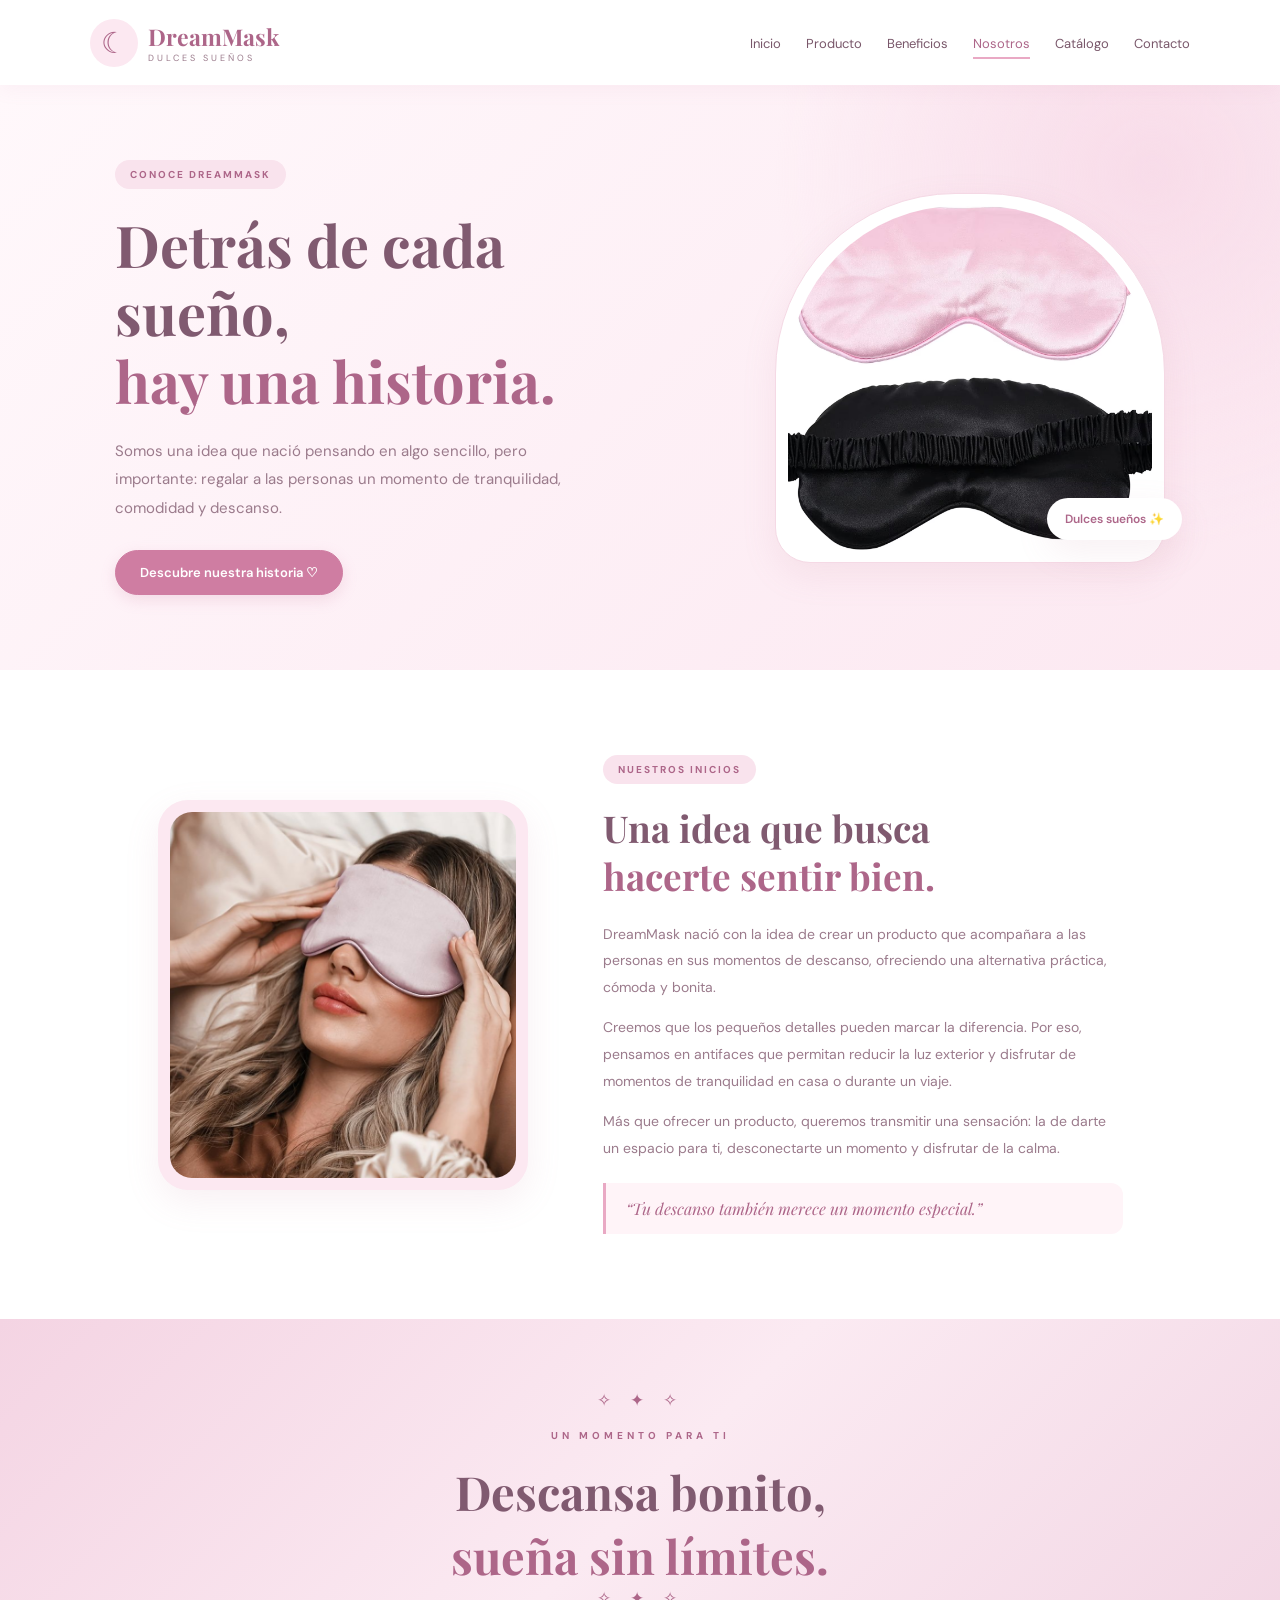
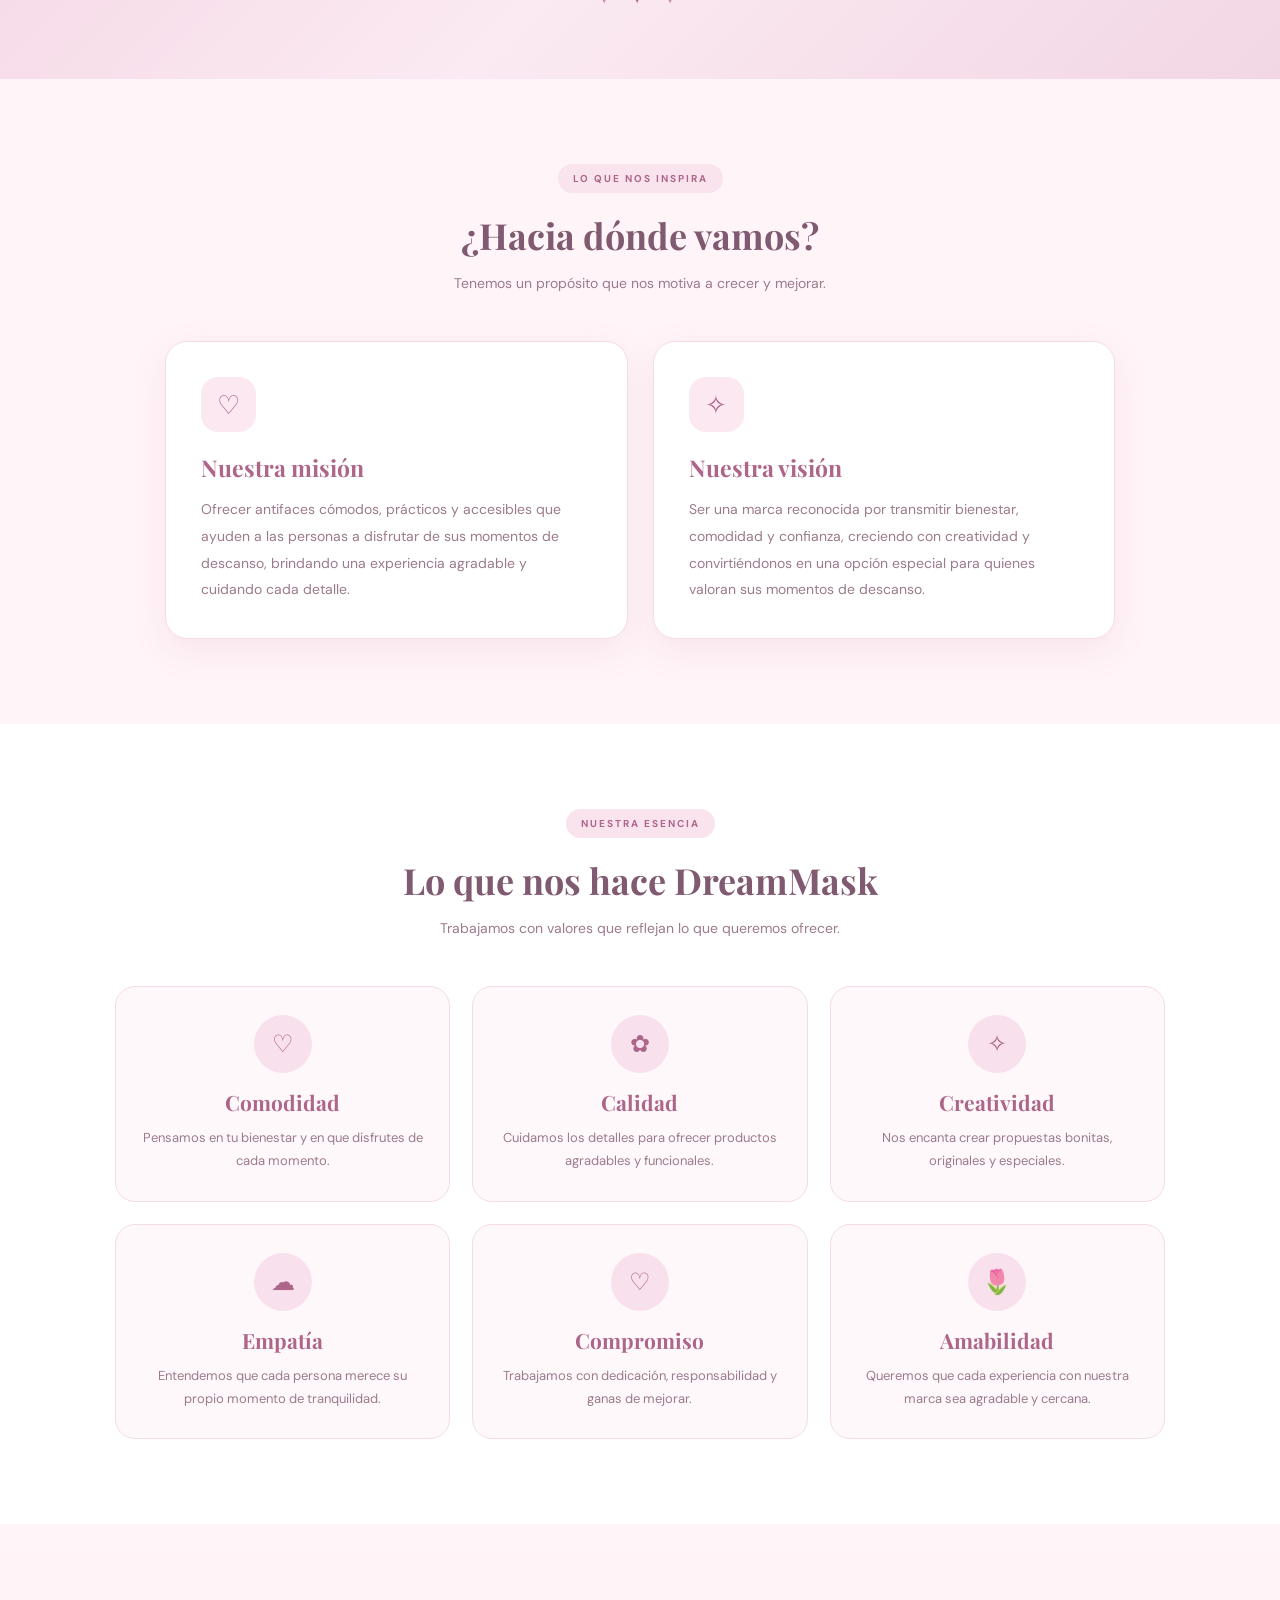
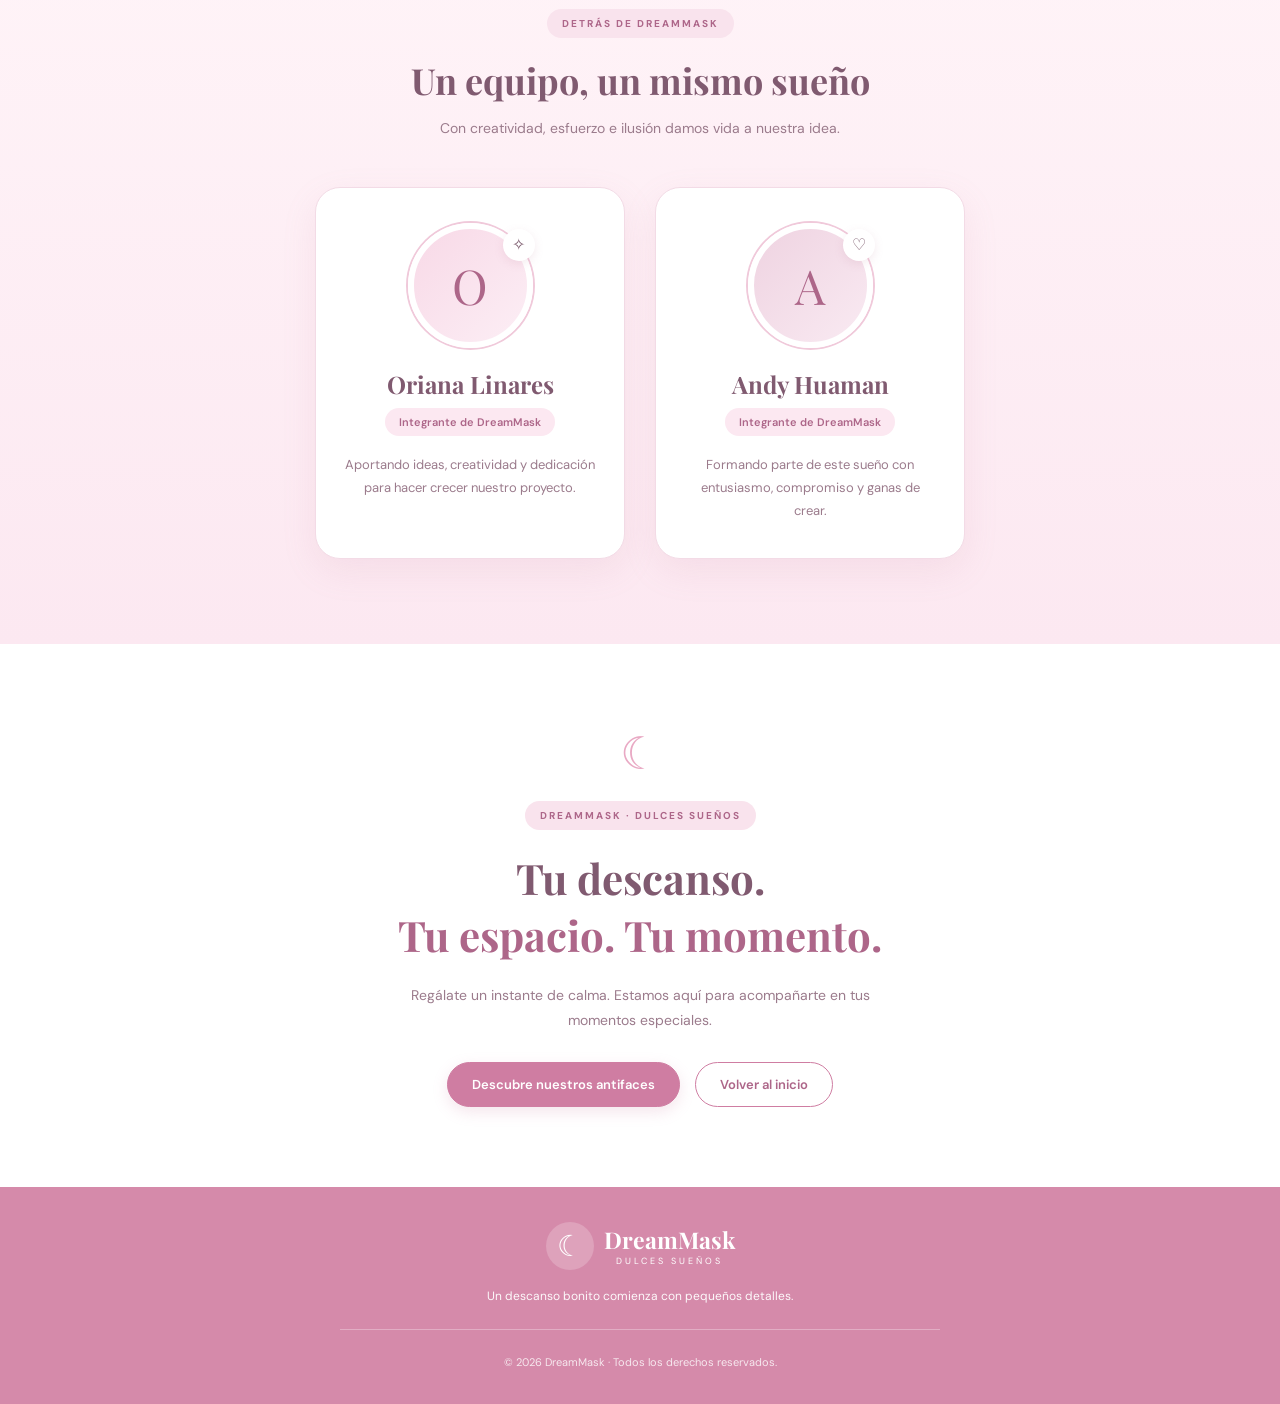
<file: nosotros.html>
<!DOCTYPE html>
<html lang="es">
<head>
    <meta charset="UTF-8">
    <meta name="viewport" content="width=device-width, initial-scale=1.0">
    <title>Nosotros | DreamMask</title>
    <link rel="stylesheet" href="nostros.css">
</head>
<body>

<header class="navbar">
    <a href="propuesta de valor.html" class="marca">
        <span class="marca-icono">☾</span>
        <span class="marca-texto">
            <span class="marca-nombre">DreamMask</span>
            <span class="marca-slogan">DULCES SUEÑOS</span>
        </span>
    </a>

    <nav>
        <ul class="menu">
            <li><a href="propuesta de valor.html#inicio">Inicio</a></li>
            <li><a href="propuesta de valor.html#producto">Producto</a></li>
            <li><a href="propuesta de valor.html#beneficios">Beneficios</a></li>
            <li><a href="nosotros.html" class="activo">Nosotros</a></li>
            <li><a href="propuesta de valor.html#catalogo">Catálogo</a></li>
            <li><a href="propuesta de valor.html#contacto">Contacto</a></li>
        </ul>
    </nav>
</header>

<!-- PORTADA -->
<section class="portada">
    <div class="portada-texto">
        <span class="etiqueta">CONOCE DREAMMASK</span>

        <h1>Detrás de cada sueño,<br>
            <span>hay una historia.</span>
        </h1>

        <p>
            Somos una idea que nació pensando en algo sencillo,
            pero importante: regalar a las personas un momento
            de tranquilidad, comodidad y descanso.
        </p>

        <a href="#historia" class="boton">
            Descubre nuestra historia ♡
        </a>
    </div>

    <div class="portada-imagen">
        <img src="ori.avif"
             alt="DreamMask, momentos de descanso">
        <div class="decoracion-imagen">
            Dulces sueños ✨
        </div>
    </div>
</section>

<!-- HISTORIA -->
<section class="historia" id="historia">

    <div class="historia-imagen">
        <img src="andy.jpg"
             alt="Antifaz DreamMask">
    </div>

    <div class="historia-texto">
        <span class="etiqueta">NUESTROS INICIOS</span>

        <h2>Una idea que busca<br>
            <span>hacerte sentir bien.</span>
        </h2>

        <p>
            DreamMask nació con la idea de crear un producto
            que acompañara a las personas en sus momentos de
            descanso, ofreciendo una alternativa práctica,
            cómoda y bonita.
        </p>

        <p>
            Creemos que los pequeños detalles pueden marcar
            la diferencia. Por eso, pensamos en antifaces que
            permitan reducir la luz exterior y disfrutar de
            momentos de tranquilidad en casa o durante un viaje.
        </p>

        <p>
            Más que ofrecer un producto, queremos transmitir
            una sensación: la de darte un espacio para ti,
            desconectarte un momento y disfrutar de la calma.
        </p>

        <div class="frase">
            “Tu descanso también merece un momento especial.”
        </div>
    </div>

</section>

<!-- ESLOGAN -->
<section class="eslogan">
    <span class="estrellita">✧ ✦ ✧</span>

    <p>UN MOMENTO PARA TI</p>

    <h2>Descansa bonito,<br>
        <span>sueña sin límites.</span>
    </h2>

    <span class="estrellita">✧ ✦ ✧</span>
</section>

<!-- MISIÓN Y VISIÓN -->
<section class="mision-vision">

    <div class="titulo-seccion">
        <span class="etiqueta">LO QUE NOS INSPIRA</span>
        <h2>¿Hacia dónde vamos?</h2>
        <p>Tenemos un propósito que nos motiva a crecer y mejorar.</p>
    </div>

    <div class="contenedor-mv">

        <article class="tarjeta-mv">
            <div class="icono">♡</div>

            <h3>Nuestra misión</h3>

            <p>
                Ofrecer antifaces cómodos, prácticos y accesibles
                que ayuden a las personas a disfrutar de sus
                momentos de descanso, brindando una experiencia
                agradable y cuidando cada detalle.
            </p>
        </article>

        <article class="tarjeta-mv">
            <div class="icono">✧</div>

            <h3>Nuestra visión</h3>

            <p>
                Ser una marca reconocida por transmitir bienestar,
                comodidad y confianza, creciendo con creatividad
                y convirtiéndonos en una opción especial para
                quienes valoran sus momentos de descanso.
            </p>
        </article>

    </div>
</section>

<!-- VALORES -->
<section class="valores">

    <div class="titulo-seccion">
        <span class="etiqueta">NUESTRA ESENCIA</span>
        <h2>Lo que nos hace DreamMask</h2>
        <p>Trabajamos con valores que reflejan lo que queremos ofrecer.</p>
    </div>

    <div class="contenedor-valores">

        <article class="valor-card">
            <span class="valor-icono">♡</span>
            <h3>Comodidad</h3>
            <p>Pensamos en tu bienestar y en que disfrutes de cada momento.</p>
        </article>

        <article class="valor-card">
            <span class="valor-icono">✿</span>
            <h3>Calidad</h3>
            <p>Cuidamos los detalles para ofrecer productos agradables y funcionales.</p>
        </article>

        <article class="valor-card">
            <span class="valor-icono">✧</span>
            <h3>Creatividad</h3>
            <p>Nos encanta crear propuestas bonitas, originales y especiales.</p>
        </article>

        <article class="valor-card">
            <span class="valor-icono">☁</span>
            <h3>Empatía</h3>
            <p>Entendemos que cada persona merece su propio momento de tranquilidad.</p>
        </article>

        <article class="valor-card">
            <span class="valor-icono">♡</span>
            <h3>Compromiso</h3>
            <p>Trabajamos con dedicación, responsabilidad y ganas de mejorar.</p>
        </article>

        <article class="valor-card">
            <span class="valor-icono">🌷</span>
            <h3>Amabilidad</h3>
            <p>Queremos que cada experiencia con nuestra marca sea agradable y cercana.</p>
        </article>

    </div>
</section>

<!-- EQUIPO -->
<section class="equipo">

    <div class="titulo-seccion">
        <span class="etiqueta">DETRÁS DE DREAMMASK</span>
        <h2>Un equipo, un mismo sueño</h2>
        <p>Con creatividad, esfuerzo e ilusión damos vida a nuestra idea.</p>
    </div>

    <div class="equipo-contenedor">

        <article class="integrante">
            <div class="avatar avatar-1">
                <span>O</span>
                <div class="avatar-decoracion">✧</div>
            </div>

            <h3>Oriana Linares</h3>
            <span class="cargo">Integrante de DreamMask</span>

            <p>
                Aportando ideas, creatividad y dedicación
                para hacer crecer nuestro proyecto.
            </p>
        </article>

        <article class="integrante">
            <div class="avatar avatar-2">
                <span>A</span>
                <div class="avatar-decoracion">♡</div>
            </div>

            <h3>Andy Huaman</h3>
            <span class="cargo">Integrante de DreamMask</span>

            <p>
                Formando parte de este sueño con entusiasmo,
                compromiso y ganas de crear.
            </p>
        </article>

    </div>
</section>

<!-- FINAL -->
<section class="final">

    <div class="final-decoracion">☾</div>

    <span class="etiqueta">DREAMMASK · DULCES SUEÑOS</span>

    <h2>Tu descanso.<br>
        <span>Tu espacio. Tu momento.</span>
    </h2>

    <p>
        Regálate un instante de calma.
        Estamos aquí para acompañarte en tus momentos especiales.
    </p>

    <div class="final-botones">
        <a href="propuesta de valor.html#catalogo" class="boton">
            Descubre nuestros antifaces
        </a>

        <a href="propuesta de valor.html" class="boton-secundario">
            Volver al inicio
        </a>
    </div>

</section>

<!-- FOOTER -->
<footer class="footer">

    <a href="propuesta de valor.html" class="marca marca-footer">
        <span class="marca-icono">☾</span>
        <span class="marca-texto">
            <span class="marca-nombre">DreamMask</span>
            <span class="marca-slogan">DULCES SUEÑOS</span>
        </span>
    </a>

    <p>Un descanso bonito comienza con pequeños detalles.</p>

    <div class="footer-linea"></div>

    <p class="copyright">
        © 2026 DreamMask · Todos los derechos reservados.
    </p>

</footer>

</body>
</html>
</file>
<file: nostros.css>
/* ===============================
   DREAMMASK - PAGINA NOSOTROS
================================ */

@import url('https://fonts.googleapis.com/css2?family=DM+Sans:wght@400;500;600;700&family=Playfair+Display:wght@500;600;700&display=swap');

:root {
    --rosa: #e9a9c4;
    --rosa-medio: #cf7da2;
    --rosa-oscuro: #ad6689;
    --rosa-claro: #fce8f1;
    --fondo: #fff4f8;
    --blanco: #ffffff;
    --texto: #79576a;
    --texto-suave: #9b7b8c;
    --sombra: 0 12px 35px rgba(199, 128, 158, 0.12);
}

* {
    margin: 0;
    padding: 0;
    box-sizing: border-box;
}

html {
    scroll-behavior: smooth;
}

body {
    font-family: 'DM Sans', sans-serif;
    color: var(--texto);
    background: var(--fondo);
    overflow-x: hidden;
}

h1, h2, h3 {
    font-family: 'Playfair Display', serif;
}

a {
    text-decoration: none;
}

/* ===============================
   NAVBAR
================================ */

.navbar {
    width: 100%;
    min-height: 85px;
    padding: 15px 7%;
    background: rgba(255, 255, 255, 0.94);
    display: flex;
    justify-content: space-between;
    align-items: center;
    gap: 25px;
    box-shadow: 0 4px 18px rgba(205, 133, 163, 0.08);
    position: sticky;
    top: 0;
    z-index: 100;
    backdrop-filter: blur(10px);
}

.marca {
    display: flex;
    align-items: center;
    gap: 10px;
    flex-shrink: 0;
}

.marca-icono {
    width: 48px;
    height: 48px;
    background: var(--rosa-claro);
    color: var(--rosa-oscuro);
    border-radius: 50%;
    display: grid;
    place-items: center;
    font-size: 29px;
}

.marca-texto {
    display: flex;
    flex-direction: column;
}

.marca-nombre {
    font-family: 'Playfair Display', serif;
    font-size: 23px;
    font-weight: 700;
    color: var(--rosa-oscuro);
}

.marca-slogan {
    font-size: 9px;
    letter-spacing: 3px;
    color: var(--texto-suave);
}

.menu {
    list-style: none;
    display: flex;
    align-items: center;
    flex-wrap: wrap;
    gap: 25px;
}

.menu a {
    color: var(--texto);
    font-size: 13px;
    transition: 0.3s;
    position: relative;
}

.menu a:hover,
.menu a.activo {
    color: var(--rosa-oscuro);
}

.menu a.activo::after {
    content: "";
    position: absolute;
    width: 100%;
    height: 2px;
    background: var(--rosa);
    bottom: -7px;
    left: 0;
}

/* ===============================
   TEXTOS GENERALES
================================ */

.etiqueta {
    display: inline-block;
    color: var(--rosa-oscuro);
    background: #f9e3ed;
    padding: 8px 15px;
    border-radius: 30px;
    font-size: 10px;
    font-weight: 700;
    letter-spacing: 2px;
}

.boton {
    display: inline-block;
    padding: 13px 24px;
    border-radius: 35px;
    background: var(--rosa-medio);
    color: white;
    font-size: 13px;
    font-weight: 600;
    border: 1px solid var(--rosa-medio);
    box-shadow: 0 5px 15px rgba(207, 125, 162, 0.2);
    transition: 0.3s ease;
}

.boton:hover {
    background: var(--rosa-oscuro);
    transform: translateY(-3px);
    box-shadow: 0 8px 20px rgba(173, 102, 137, 0.25);
}

/* ===============================
   PORTADA
================================ */

.portada {
    min-height: 520px;
    padding: 75px 9%;
    display: flex;
    align-items: center;
    justify-content: space-between;
    gap: 60px;
    background:
        radial-gradient(circle at 90% 15%, #f8dce9 0, transparent 30%),
        linear-gradient(135deg, #fff8fb, #fce8f1);
}

.portada-texto {
    flex: 1;
    max-width: 530px;
}

.portada-texto h1 {
    font-size: clamp(38px, 4.5vw, 59px);
    line-height: 1.18;
    margin: 22px 0;
    color: #805a70;
}

.portada-texto h1 span {
    color: var(--rosa-oscuro);
}

.portada-texto p {
    font-size: 15px;
    line-height: 1.9;
    color: var(--texto-suave);
    max-width: 450px;
    margin-bottom: 28px;
}

.portada-imagen {
    width: 390px;
    height: 370px;
    flex-shrink: 0;
    position: relative;
    padding: 12px;
    background: white;
    border-radius: 180px 180px 35px 35px;
    box-shadow: var(--sombra);
    border: 1px solid #f5d9e5;
}

.portada-imagen img {
    width: 100%;
    height: 100%;
    object-fit: cover;
    object-position: center;
    border-radius: 170px 170px 27px 27px;
}

.decoracion-imagen {
    position: absolute;
    bottom: 22px;
    right: -18px;
    background: white;
    color: var(--rosa-oscuro);
    padding: 13px 18px;
    border-radius: 25px;
    box-shadow: var(--sombra);
    font-size: 12px;
    font-weight: 600;
}

/* ===============================
   HISTORIA
================================ */

.historia {
    padding: 85px 10%;
    display: flex;
    align-items: center;
    justify-content: center;
    gap: 75px;
    background: white;
}

.historia-imagen {
    width: 370px;
    height: 390px;
    flex-shrink: 0;
    padding: 12px;
    background: var(--rosa-claro);
    border-radius: 30px;
    box-shadow: var(--sombra);
}

.historia-imagen img {
    width: 100%;
    height: 100%;
    object-fit: cover;
    border-radius: 22px;
}

.historia-texto {
    max-width: 520px;
}

.historia-texto h2 {
    color: #805a70;
    font-size: 37px;
    line-height: 1.3;
    margin: 20px 0;
}

.historia-texto h2 span {
    color: var(--rosa-oscuro);
}

.historia-texto p {
    font-size: 14px;
    line-height: 1.9;
    margin-bottom: 14px;
    color: var(--texto-suave);
}

.frase {
    margin-top: 22px;
    padding: 15px 20px;
    border-left: 3px solid var(--rosa);
    background: #fff4f8;
    color: var(--rosa-oscuro);
    font-family: 'Playfair Display', serif;
    font-style: italic;
    border-radius: 0 12px 12px 0;
}

/* ===============================
   ESLOGAN
================================ */

.eslogan {
    padding: 70px 20px;
    text-align: center;
    background: linear-gradient(135deg, #f4d4e3, #fbeaf2, #f2d6e4);
}

.eslogan .estrellita {
    display: block;
    color: var(--rosa-oscuro);
    letter-spacing: 7px;
    font-size: 17px;
}

.eslogan p {
    font-size: 10px;
    letter-spacing: 4px;
    margin: 18px 0;
    color: var(--rosa-oscuro);
    font-weight: 700;
}

.eslogan h2 {
    font-size: clamp(33px, 4vw, 47px);
    line-height: 1.35;
    color: #805a70;
}

.eslogan h2 span {
    color: var(--rosa-oscuro);
}

/* ===============================
   MISION Y VISION
================================ */

.mision-vision {
    padding: 85px 9%;
    background: var(--fondo);
}

.titulo-seccion {
    text-align: center;
    margin-bottom: 45px;
}

.titulo-seccion h2 {
    font-size: 36px;
    color: #805a70;
    margin: 18px 0 12px;
}

.titulo-seccion > p {
    font-size: 14px;
    color: var(--texto-suave);
    line-height: 1.8;
}

.contenedor-mv {
    max-width: 950px;
    margin: auto;
    display: grid;
    grid-template-columns: repeat(2, 1fr);
    gap: 25px;
}

.tarjeta-mv {
    background: white;
    padding: 35px;
    border-radius: 22px;
    border: 1px solid #f4dce7;
    box-shadow: var(--sombra);
    transition: 0.3s;
}

.tarjeta-mv:hover {
    transform: translateY(-5px);
}

.icono {
    width: 55px;
    height: 55px;
    display: grid;
    place-items: center;
    border-radius: 17px;
    background: var(--rosa-claro);
    color: var(--rosa-oscuro);
    font-size: 26px;
    margin-bottom: 20px;
}

.tarjeta-mv h3 {
    color: var(--rosa-oscuro);
    font-size: 23px;
    margin-bottom: 13px;
}

.tarjeta-mv p {
    font-size: 14px;
    color: var(--texto-suave);
    line-height: 1.9;
}

/* ===============================
   VALORES
================================ */

.valores {
    padding: 85px 9%;
    background: white;
}

.contenedor-valores {
    display: grid;
    grid-template-columns: repeat(3, 1fr);
    gap: 22px;
    max-width: 1100px;
    margin: auto;
}

.valor-card {
    padding: 28px 24px;
    background: #fff8fb;
    border: 1px solid #f4dce7;
    border-radius: 20px;
    text-align: center;
    transition: 0.3s;
}

.valor-card:hover {
    transform: translateY(-5px);
    background: #fcecf4;
    box-shadow: var(--sombra);
}

.valor-icono {
    width: 58px;
    height: 58px;
    margin: 0 auto 15px;
    display: grid;
    place-items: center;
    border-radius: 50%;
    background: #f8e1ec;
    color: var(--rosa-oscuro);
    font-size: 24px;
}

.valor-card h3 {
    font-size: 21px;
    color: var(--rosa-oscuro);
    margin-bottom: 10px;
}

.valor-card p {
    font-size: 13px;
    color: var(--texto-suave);
    line-height: 1.8;
}

/* ===============================
   EQUIPO
================================ */

.equipo {
    padding: 85px 9%;
    background: linear-gradient(180deg, #fff4f8, #fce8f1);
}

.equipo-contenedor {
    display: flex;
    justify-content: center;
    gap: 30px;
    flex-wrap: wrap;
}

.integrante {
    width: 310px;
    padding: 35px 28px;
    text-align: center;
    border-radius: 25px;
    background: white;
    box-shadow: var(--sombra);
    border: 1px solid #f3dbe6;
    transition: 0.3s;
}

.integrante:hover {
    transform: translateY(-6px);
}

.avatar {
    width: 125px;
    height: 125px;
    border-radius: 50%;
    margin: 0 auto 20px;
    display: grid;
    place-items: center;
    position: relative;
    border: 6px solid white;
    box-shadow: 0 0 0 2px #f0c9da;
}

.avatar span {
    font-family: 'Playfair Display', serif;
    font-size: 48px;
    color: var(--rosa-oscuro);
}

.avatar-1 {
    background: linear-gradient(135deg, #f8d9e7, #fceef5);
}

.avatar-2 {
    background: linear-gradient(135deg, #efd3e1, #f9eaf2);
}

.avatar-decoracion {
    position: absolute;
    right: -8px;
    top: 0;
    background: white;
    border-radius: 50%;
    width: 32px;
    height: 32px;
    display: grid;
    place-items: center;
    font-size: 16px !important;
    box-shadow: 0 3px 10px rgba(190, 120, 150, 0.15);
}

.integrante h3 {
    color: #805a70;
    font-size: 24px;
    margin-bottom: 8px;
}

.cargo {
    display: inline-block;
    background: var(--rosa-claro);
    color: var(--rosa-oscuro);
    padding: 7px 14px;
    border-radius: 30px;
    font-size: 11px;
    font-weight: 600;
}

.integrante p {
    font-size: 13px;
    line-height: 1.8;
    color: var(--texto-suave);
    margin-top: 17px;
}

/* ===============================
   FINAL
================================ */

.final {
    text-align: center;
    padding: 80px 20px;
    background: white;
}

.final-decoracion {
    font-size: 45px;
    color: var(--rosa);
    margin-bottom: 18px;
}

.final h2 {
    font-size: 42px;
    line-height: 1.35;
    color: #805a70;
    margin: 20px 0;
}

.final h2 span {
    color: var(--rosa-oscuro);
}

.final > p {
    max-width: 500px;
    margin: 0 auto 28px;
    color: var(--texto-suave);
    font-size: 14px;
    line-height: 1.8;
}

.final-botones {
    display: flex;
    justify-content: center;
    gap: 15px;
    flex-wrap: wrap;
}

.boton-secundario {
    display: inline-block;
    padding: 13px 24px;
    border-radius: 35px;
    border: 1px solid var(--rosa-medio);
    color: var(--rosa-oscuro);
    background: white;
    font-size: 13px;
    font-weight: 600;
    transition: 0.3s;
}

.boton-secundario:hover {
    background: var(--rosa-claro);
    transform: translateY(-3px);
}

/* ===============================
   FOOTER
================================ */

.footer {
    background: #d58aaa;
    padding: 35px 20px;
    text-align: center;
    color: white;
}

.marca-footer {
    justify-content: center;
    margin-bottom: 18px;
}

.marca-footer .marca-icono {
    background: rgba(255, 255, 255, 0.2);
    color: white;
}

.marca-footer .marca-nombre,
.marca-footer .marca-slogan {
    color: white;
}

.footer > p {
    font-size: 12px;
    opacity: 0.95;
}

.footer-linea {
    max-width: 600px;
    height: 1px;
    background: rgba(255, 255, 255, 0.3);
    margin: 25px auto;
}

.footer .copyright {
    font-size: 11px;
    opacity: 0.8;
}

/* ===============================
   RESPONSIVE
================================ */

@media (max-width: 1000px) {

    .navbar {
        flex-direction: column;
        padding: 18px 5%;
    }

    .menu {
        justify-content: center;
        gap: 18px;
    }

    .portada {
        padding: 65px 6%;
        gap: 35px;
    }

    .portada-imagen {
        width: 320px;
        height: 330px;
    }

    .historia {
        gap: 40px;
        padding: 70px 6%;
    }

    .historia-imagen {
        width: 310px;
        height: 340px;
    }

    .contenedor-valores {
        grid-template-columns: repeat(2, 1fr);
    }
}

@media (max-width: 700px) {

    .navbar {
        position: relative;
    }

    .menu {
        gap: 12px;
    }

    .menu a {
        font-size: 11px;
    }

    .portada {
        flex-direction: column;
        text-align: center;
        padding: 55px 7%;
    }

    .portada-texto p {
        margin-left: auto;
        margin-right: auto;
    }

    .portada-imagen {
        width: min(310px, 90%);
        height: 300px;
    }

    .historia {
        flex-direction: column;
        padding: 60px 7%;
    }

    .historia-imagen {
        width: min(330px, 100%);
        height: 320px;
    }

    .historia-texto h2 {
        font-size: 31px;
    }

    .eslogan {
        padding: 55px 15px;
    }

    .eslogan h2 {
        font-size: 34px;
    }

    .mision-vision,
    .valores,
    .equipo {
        padding: 60px 6%;
    }

    .titulo-seccion h2 {
        font-size: 30px;
    }

    .contenedor-mv {
        grid-template-columns: 1fr;
    }

    .contenedor-valores {
        grid-template-columns: 1fr;
    }

    .tarjeta-mv {
        padding: 27px;
    }

    .final {
        padding: 60px 7%;
    }

    .final h2 {
        font-size: 33px;
    }
}

@media (max-width: 400px) {

    .marca-nombre {
        font-size: 20px;
    }

    .menu {
        gap: 10px;
    }

    .portada-texto h1 {
        font-size: 36px;
    }

    .final-botones {
        flex-direction: column;
        align-items: center;
    }

    .boton,
    .boton-secundario {
        width: 100%;
        max-width: 280px;
        text-align: center;
    }
}
</file>
